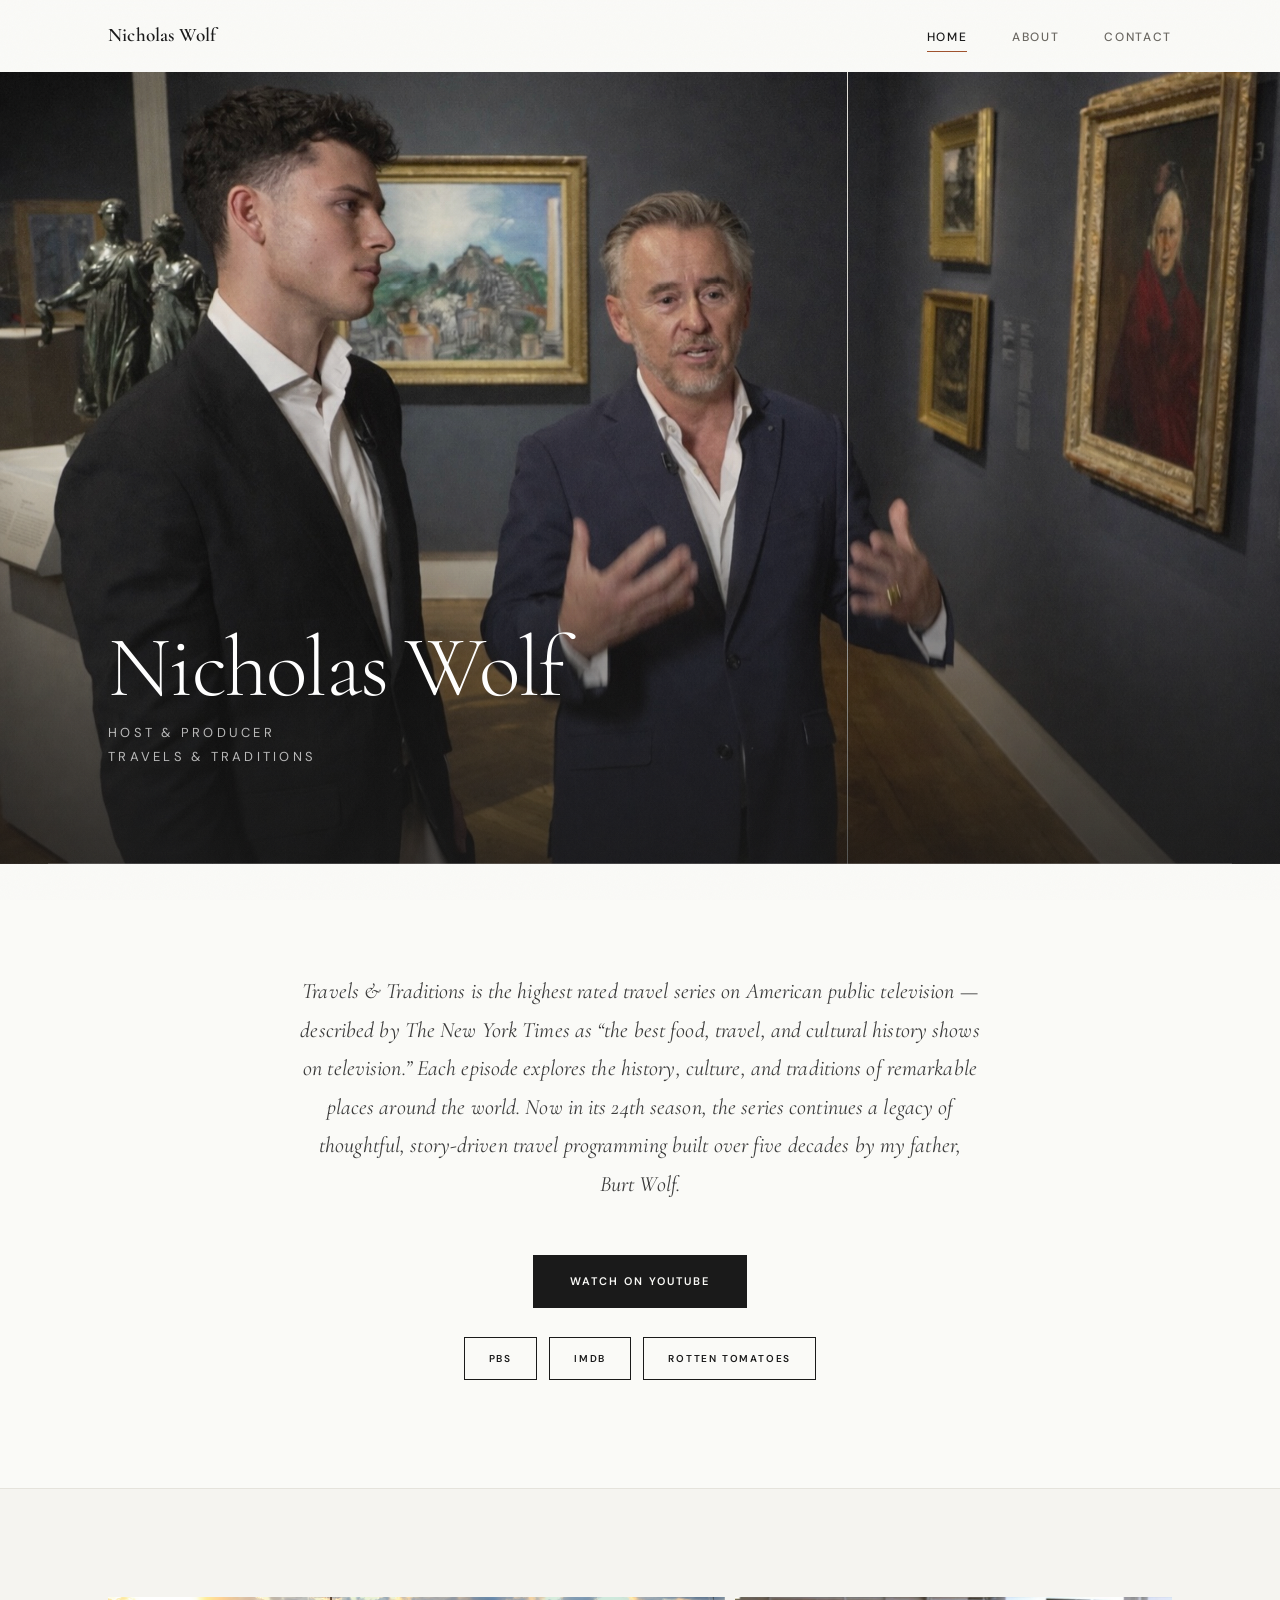
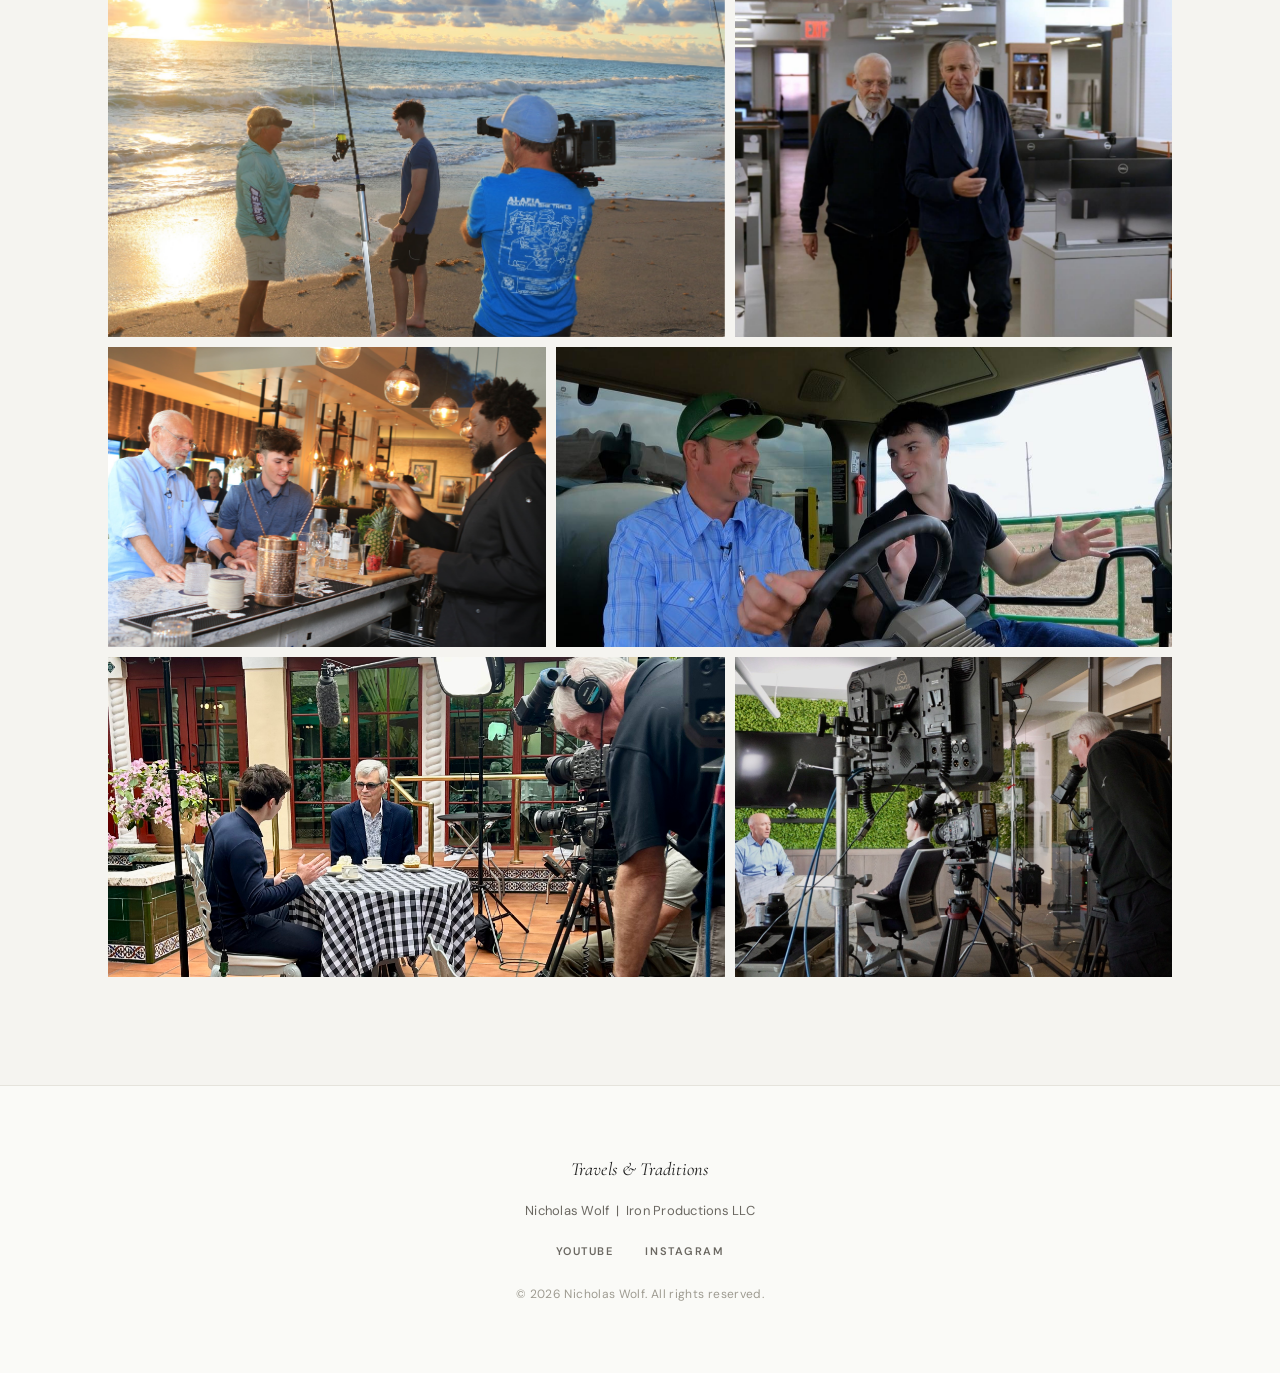
<file: index.html>
<!DOCTYPE html>
<html lang="en">
<head>
  <meta charset="UTF-8">
  <meta name="viewport" content="width=device-width, initial-scale=1.0">
  <title>Nicholas Wolf | Travels & Traditions</title>
  <meta name="description" content="Nicholas Wolf is the host and producer of Travels & Traditions, the highest rated travel series on American public television.">

  <!-- Open Graph -->
  <meta property="og:title" content="Nicholas Wolf | Travels & Traditions">
  <meta property="og:description" content="Host and producer of the highest rated travel series on American public television.">
  <meta property="og:type" content="website">
  <meta property="og:url" content="https://nicholaswolf.com">
  <meta property="og:image" content="images/hero.jpeg">

  <link rel="icon" type="image/png" href="images/favicon.png">
  <link rel="stylesheet" href="css/style.css">
</head>
<body>

  <!-- NAVIGATION -->
  <nav class="nav" id="nav">
    <div class="nav-inner">
      <a href="index.html" class="nav-logo">Nicholas Wolf</a>
      <ul class="nav-links">
        <li><a href="index.html" class="active">Home</a></li>
        <li><a href="about.html">About</a></li>
        <li><a href="contact.html">Contact</a></li>
      </ul>
      <button class="nav-hamburger" id="nav-hamburger" aria-label="Toggle menu">
        <span></span><span></span><span></span>
      </button>
    </div>
    <div class="nav-mobile" id="nav-mobile">
      <a href="index.html">Home</a>
      <a href="about.html">About</a>
      <a href="contact.html">Contact</a>
    </div>
  </nav>

  <!-- HERO -->
  <section class="hero">
    <div class="hero-image">
      <img src="images/hero.jpeg" alt="Nicholas Wolf filming Travels and Traditions" loading="eager">
    </div>
    <div class="hero-overlay"></div>
    <div class="hero-content">
      <h1 class="hero-name">Nicholas Wolf</h1>
      <div class="hero-title">
        <span>Host &amp; Producer</span>
        <span>Travels &amp; Traditions</span>
      </div>
    </div>
  </section>

  <!-- INTRO -->
  <section class="section">
    <div class="container">
      <div class="intro fade-in">
        <p>Travels &amp; Traditions is the highest rated travel series on American public television &mdash; described by The New York Times as &ldquo;the best food, travel, and cultural history shows on television.&rdquo; Each episode explores the history, culture, and traditions of remarkable places around the world. Now in its 24th season, the series continues a legacy of thoughtful, story-driven travel programming built over five decades by my father, Burt Wolf.</p>
      </div>

      <!-- 3 BUTTONS -->
      <div class="cta-group fade-in">
        <div class="cta-primary">
          <a href="https://www.youtube.com/channel/UCIxrzDF35yNosVYippo9-IQ" class="btn btn--filled" target="_blank" rel="noopener">Watch on YouTube</a>
        </div>
        <div class="cta-secondary">
          <a href="https://www.pbs.org/show/travels-traditions-with-burt-wolf-nicholas-wolf/" class="btn btn--small" target="_blank" rel="noopener">PBS</a>
          <a href="https://www.imdb.com/title/tt0849382/" class="btn btn--small" target="_blank" rel="noopener">IMDb</a>
          <a href="https://www.rottentomatoes.com/tv/burt_wolf_travels_and_traditions/s23" class="btn btn--small" target="_blank" rel="noopener">Rotten Tomatoes</a>
        </div>
      </div>
    </div>
  </section>

  <!-- PHOTO GALLERY -->
  <section class="section section--warm section--bordered">
    <div class="container">
      <div class="photo-gallery fade-in">
        <div class="gallery-item" data-caption="On Location — Jupiter, FL">
          <img src="images/IMG_0749.JPG" alt="Filming Travels and Traditions at sunset on the beach" loading="lazy">
        </div>
        <div class="gallery-item" data-caption="Burt Wolf &amp; Ray Dalio">
          <img src="images/ray dalio.jpeg" alt="Burt Wolf with Ray Dalio" loading="lazy">
        </div>
        <div class="gallery-item" data-caption="Behind the Bar">
          <img src="images/IMG_0746.JPG" alt="Burt and Nicholas Wolf at a bar tasting" loading="lazy">
        </div>
        <div class="gallery-item" data-caption="On Location — Heartland">
          <img src="images/John Deere .jpg" alt="Nicholas Wolf on location in a John Deere combine" loading="lazy">
        </div>
        <div class="gallery-item" data-caption="Interview Setup">
          <img src="images/IMG_8211.jpeg" alt="Nicholas Wolf interviewing on location" loading="lazy">
        </div>
        <div class="gallery-item" data-caption="Behind the Scenes">
          <img src="images/bts.jpeg" alt="Behind the scenes filming Travels and Traditions" loading="lazy">
        </div>
      </div>
    </div>
  </section>

  <!-- FOOTER -->
  <footer class="footer">
    <div class="container">
      <p class="footer-show">Travels &amp; Traditions</p>
      <p class="footer-credit">Nicholas Wolf &nbsp;|&nbsp; Iron Productions LLC</p>
      <div class="footer-links">
        <a href="https://www.youtube.com/channel/UCIxrzDF35yNosVYippo9-IQ" target="_blank" rel="noopener">YouTube</a>
        <a href="https://www.instagram.com/nicholaswolftv/" target="_blank" rel="noopener">Instagram</a>
      </div>
      <p class="footer-copyright">&copy; 2026 Nicholas Wolf. All rights reserved.</p>
    </div>
  </footer>

  <script src="js/main.js"></script>
</body>
</html>
</file>
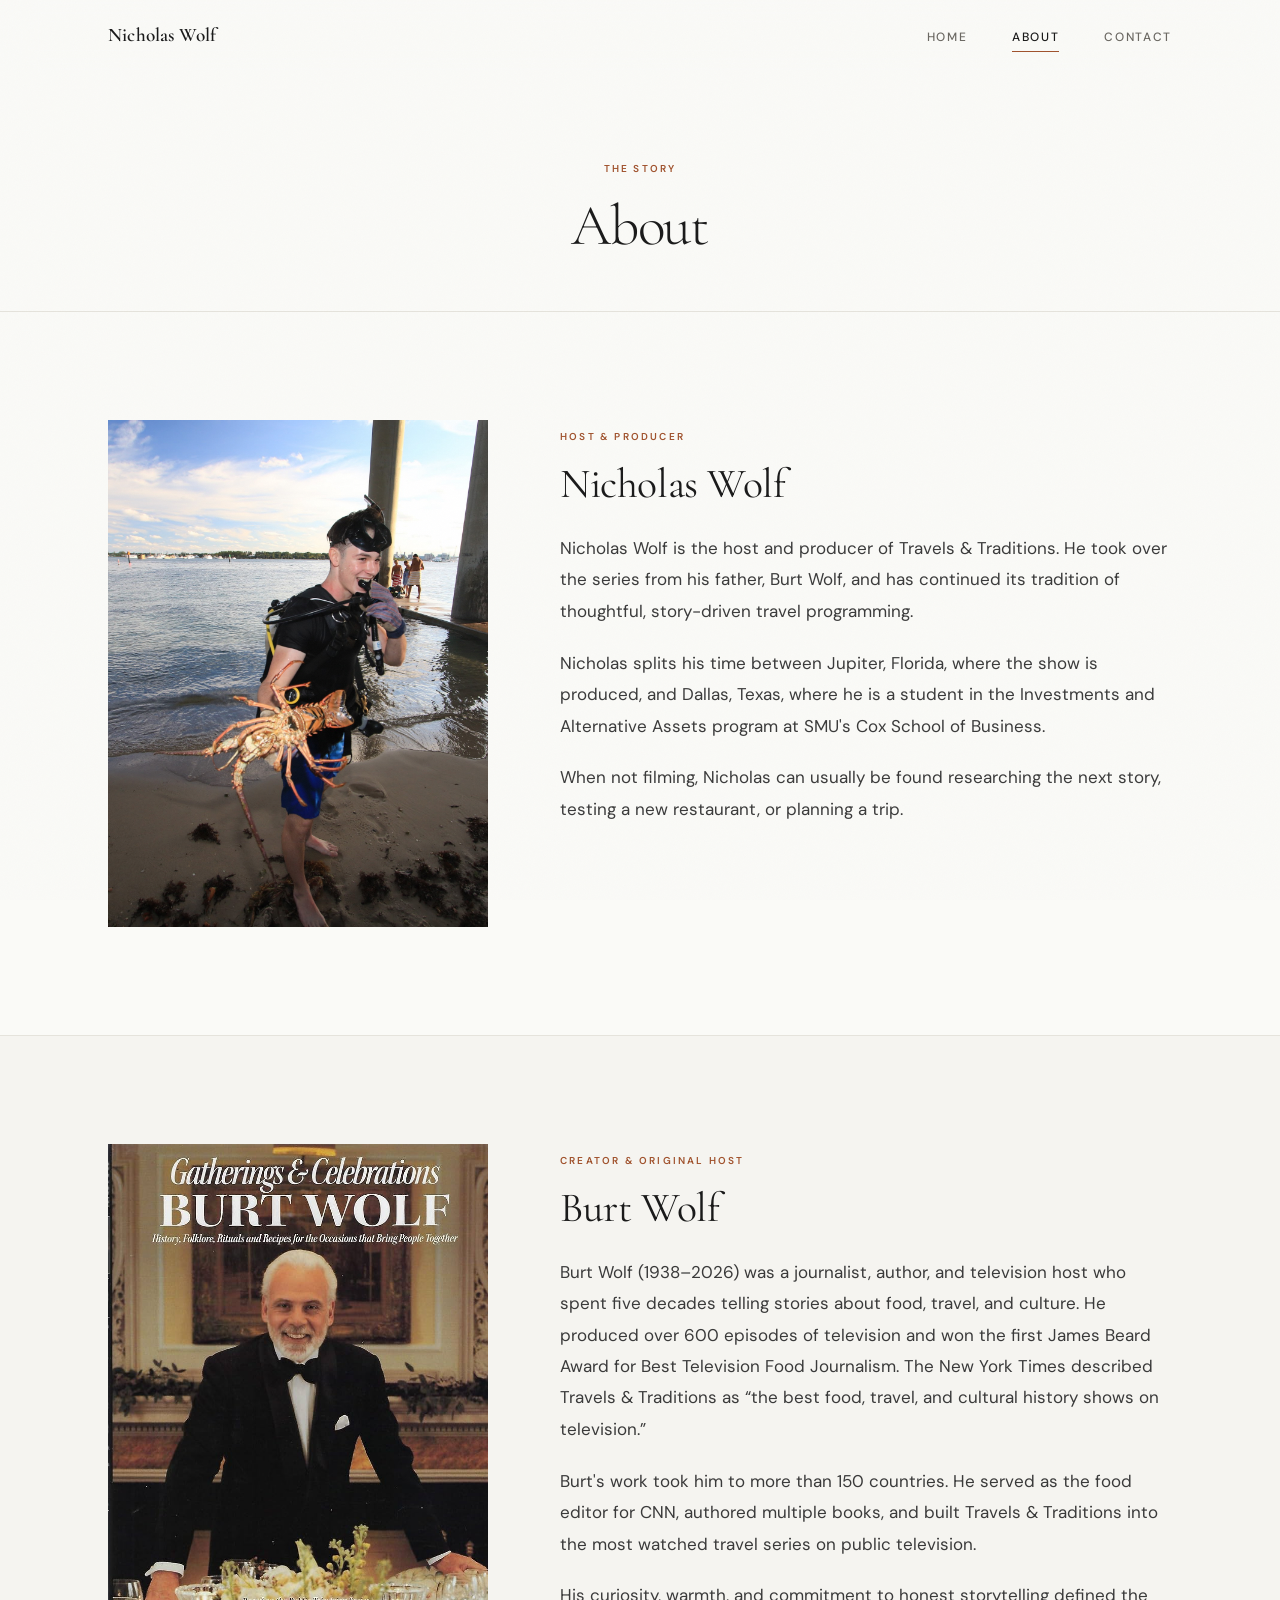
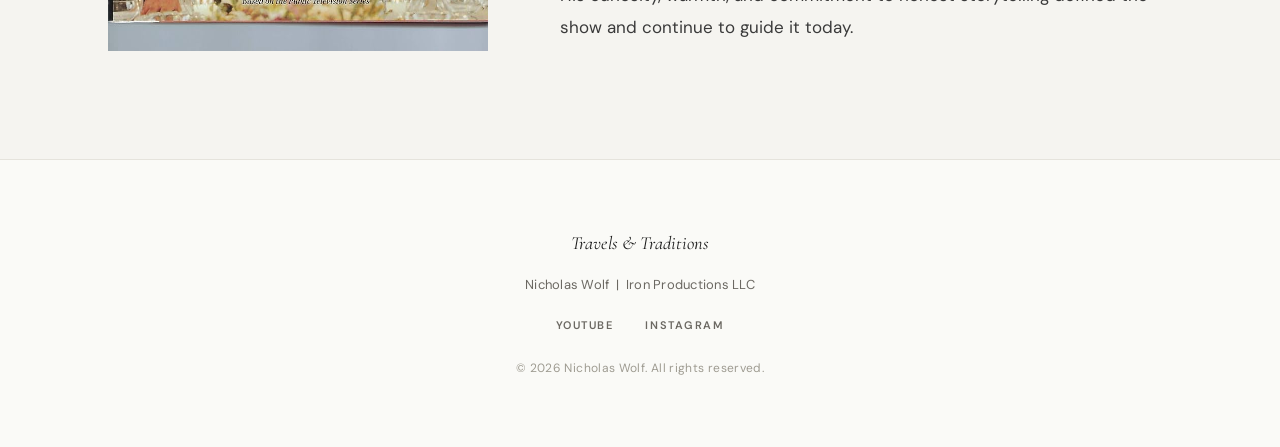
<file: about.html>
<!DOCTYPE html>
<html lang="en">
<head>
  <meta charset="UTF-8">
  <meta name="viewport" content="width=device-width, initial-scale=1.0">
  <title>About | Nicholas Wolf &amp; Burt Wolf</title>
  <meta name="description" content="Learn about Nicholas Wolf, host and producer of Travels & Traditions, and his father Burt Wolf, who created the series.">
  <meta property="og:title" content="About | Nicholas Wolf">
  <meta property="og:description" content="The story behind Travels & Traditions.">
  <meta property="og:type" content="website">
  <meta property="og:url" content="https://nicholaswolf.com/about">
  <link rel="icon" type="image/png" href="images/favicon.png">
  <link rel="stylesheet" href="css/style.css">
</head>
<body>

  <!-- NAVIGATION -->
  <nav class="nav" id="nav">
    <div class="nav-inner">
      <a href="index.html" class="nav-logo">Nicholas Wolf</a>
      <ul class="nav-links">
        <li><a href="index.html">Home</a></li>
        <li><a href="about.html" class="active">About</a></li>
        <li><a href="contact.html">Contact</a></li>
      </ul>
      <button class="nav-hamburger" id="nav-hamburger" aria-label="Toggle menu">
        <span></span><span></span><span></span>
      </button>
    </div>
    <div class="nav-mobile" id="nav-mobile">
      <a href="index.html">Home</a>
      <a href="about.html">About</a>
      <a href="contact.html">Contact</a>
    </div>
  </nav>

  <!-- PAGE HEADER -->
  <header class="page-header">
    <div class="container">
      <div class="section-label">The Story</div>
      <h1>About</h1>
    </div>
  </header>

  <!-- ABOUT NICHOLAS -->
  <section class="section">
    <div class="container">
      <div class="about-section fade-in">
        <div class="about-photo">
          <img src="images/IMG_0744.JPG" alt="Nicholas Wolf lobster diving in Florida" loading="lazy">
        </div>
        <div class="about-text">
          <div class="section-label">Host &amp; Producer</div>
          <h2>Nicholas Wolf</h2>
          <p>Nicholas Wolf is the host and producer of Travels &amp; Traditions. He took over the series from his father, Burt Wolf, and has continued its tradition of thoughtful, story-driven travel programming.</p>
          <p>Nicholas splits his time between Jupiter, Florida, where the show is produced, and Dallas, Texas, where he is a student in the Investments and Alternative Assets program at SMU's Cox School of Business.</p>
          <p>When not filming, Nicholas can usually be found researching the next story, testing a new restaurant, or planning a trip.</p>
        </div>
      </div>
    </div>
  </section>

  <!-- ABOUT BURT -->
  <section class="section section--warm section--bordered">
    <div class="container">
      <div class="about-section fade-in">
        <div class="about-photo">
          <img src="images/Burt Wolf.jpg" alt="Burt Wolf" loading="lazy">
        </div>
        <div class="about-text">
          <div class="section-label">Creator &amp; Original Host</div>
          <h2>Burt Wolf</h2>
          <p>Burt Wolf (1938&ndash;2026) was a journalist, author, and television host who spent five decades telling stories about food, travel, and culture. He produced over 600 episodes of television and won the first James Beard Award for Best Television Food Journalism. The New York Times described Travels &amp; Traditions as &ldquo;the best food, travel, and cultural history shows on television.&rdquo;</p>
          <p>Burt's work took him to more than 150 countries. He served as the food editor for CNN, authored multiple books, and built Travels &amp; Traditions into the most watched travel series on public television.</p>
          <p>His curiosity, warmth, and commitment to honest storytelling defined the show and continue to guide it today.</p>
        </div>
      </div>
    </div>
  </section>

  <!-- FOOTER -->
  <footer class="footer">
    <div class="container">
      <p class="footer-show">Travels &amp; Traditions</p>
      <p class="footer-credit">Nicholas Wolf &nbsp;|&nbsp; Iron Productions LLC</p>
      <div class="footer-links">
        <a href="https://www.youtube.com/channel/UCIxrzDF35yNosVYippo9-IQ" target="_blank" rel="noopener">YouTube</a>
        <a href="https://www.instagram.com/nicholaswolftv/" target="_blank" rel="noopener">Instagram</a>
      </div>
      <p class="footer-copyright">&copy; 2026 Nicholas Wolf. All rights reserved.</p>
    </div>
  </footer>

  <script src="js/main.js"></script>
</body>
</html>
</file>
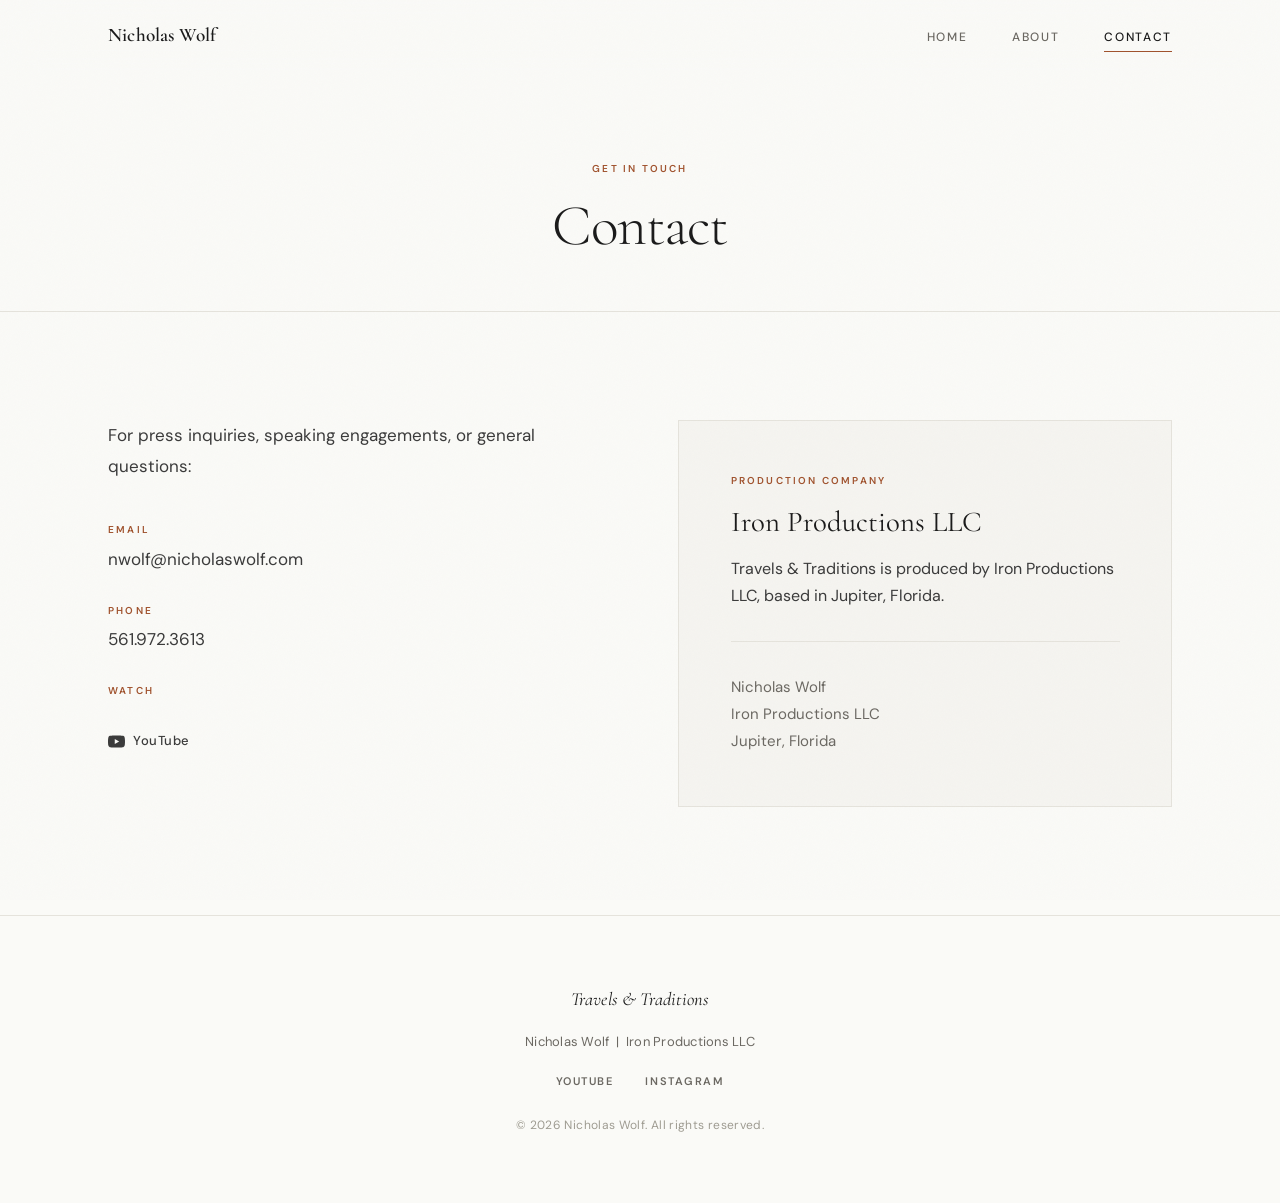
<file: contact.html>
<!DOCTYPE html>
<html lang="en">
<head>
  <meta charset="UTF-8">
  <meta name="viewport" content="width=device-width, initial-scale=1.0">
  <title>Contact | Nicholas Wolf</title>
  <meta name="description" content="Contact Nicholas Wolf, host and producer of Travels & Traditions.">
  <meta property="og:title" content="Contact | Nicholas Wolf">
  <meta property="og:description" content="Press inquiries, speaking engagements, and general questions.">
  <meta property="og:type" content="website">
  <meta property="og:url" content="https://nicholaswolf.com/contact">
  <link rel="icon" type="image/png" href="images/favicon.png">
  <link rel="stylesheet" href="css/style.css">
</head>
<body>

  <!-- NAVIGATION -->
  <nav class="nav" id="nav">
    <div class="nav-inner">
      <a href="index.html" class="nav-logo">Nicholas Wolf</a>
      <ul class="nav-links">
        <li><a href="index.html">Home</a></li>
        <li><a href="about.html">About</a></li>
        <li><a href="contact.html" class="active">Contact</a></li>
      </ul>
      <button class="nav-hamburger" id="nav-hamburger" aria-label="Toggle menu">
        <span></span><span></span><span></span>
      </button>
    </div>
    <div class="nav-mobile" id="nav-mobile">
      <a href="index.html">Home</a>
      <a href="about.html">About</a>
      <a href="contact.html">Contact</a>
    </div>
  </nav>

  <!-- PAGE HEADER -->
  <header class="page-header">
    <div class="container">
      <div class="section-label">Get in Touch</div>
      <h1>Contact</h1>
    </div>
  </header>

  <!-- CONTACT -->
  <section class="section">
    <div class="container">
      <div class="contact-layout">
        <div class="contact-info fade-in">
          <p>For press inquiries, speaking engagements, or general questions:</p>
          <div class="contact-details">
            <div class="contact-detail">
              <div class="contact-detail-label">Email</div>
              <a href="mailto:nwolf@nicholaswolf.com">nwolf@nicholaswolf.com</a>
            </div>
            <div class="contact-detail">
              <div class="contact-detail-label">Phone</div>
              <a href="tel:5619723613">561.972.3613</a>
            </div>
            <div class="contact-detail">
              <div class="contact-detail-label">Watch</div>
              <div class="contact-social">
                <a href="https://www.youtube.com/channel/UCIxrzDF35yNosVYippo9-IQ" target="_blank" rel="noopener">
                  <svg viewBox="0 0 24 24" fill="currentColor" aria-hidden="true"><path d="M23.498 6.186a3.016 3.016 0 0 0-2.122-2.136C19.505 3.545 12 3.545 12 3.545s-7.505 0-9.377.505A3.017 3.017 0 0 0 .502 6.186C0 8.07 0 12 0 12s0 3.93.502 5.814a3.016 3.016 0 0 0 2.122 2.136c1.871.505 9.376.505 9.376.505s7.505 0 9.377-.505a3.015 3.015 0 0 0 2.122-2.136C24 15.93 24 12 24 12s0-3.93-.502-5.814zM9.545 15.568V8.432L15.818 12l-6.273 3.568z"/></svg>
                  YouTube
                </a>
              </div>
            </div>
          </div>
        </div>
        <div class="contact-side fade-in">
          <div class="section-label">Production Company</div>
          <h3>Iron Productions LLC</h3>
          <p>Travels &amp; Traditions is produced by Iron Productions LLC, based in Jupiter, Florida.</p>
          <div class="contact-address">
            <p>Nicholas Wolf<br>Iron Productions LLC<br>Jupiter, Florida</p>
          </div>
        </div>
      </div>
    </div>
  </section>

  <!-- FOOTER -->
  <footer class="footer">
    <div class="container">
      <p class="footer-show">Travels &amp; Traditions</p>
      <p class="footer-credit">Nicholas Wolf &nbsp;|&nbsp; Iron Productions LLC</p>
      <div class="footer-links">
        <a href="https://www.youtube.com/channel/UCIxrzDF35yNosVYippo9-IQ" target="_blank" rel="noopener">YouTube</a>
        <a href="https://www.instagram.com/nicholaswolftv/" target="_blank" rel="noopener">Instagram</a>
      </div>
      <p class="footer-copyright">&copy; 2026 Nicholas Wolf. All rights reserved.</p>
    </div>
  </footer>

  <script src="js/main.js"></script>
</body>
</html>
</file>
<file: css/style.css>
/* ================================================================
   NICHOLAS WOLF - nicholaswolf.com
   Editorial personal site — refined luxury documentary aesthetic
   ================================================================ */

@import url('https://fonts.googleapis.com/css2?family=Cormorant+Garamond:ital,wght@0,300;0,400;0,500;0,600;0,700;1,300;1,400;1,500&family=DM+Sans:ital,wght@0,300;0,400;0,500;0,600;0,700;1,400&display=swap');

/* ----------------------------------------------------------------
   CUSTOM PROPERTIES
   ---------------------------------------------------------------- */
:root {
  --color-cream: #FAFAF7;
  --color-warm-white: #F5F4F0;
  --color-charcoal: #1A1A1A;
  --color-charcoal-light: #3A3A3A;
  --color-charcoal-muted: #6B6862;
  --color-navy: #2C3E50;
  --color-navy-light: #3D5166;
  --color-terracotta: #A0522D;
  --color-terracotta-light: #C4784A;
  --color-border: #E5E3DC;
  --color-border-dark: #D1CFC7;
  --color-placeholder-bg: #E8E6DF;
  --color-placeholder-text: #9E9B91;

  --font-serif: 'Cormorant Garamond', 'Georgia', serif;
  --font-sans: 'DM Sans', 'Helvetica Neue', sans-serif;

  --max-width: 1160px;
  --nav-height: 72px;

  --ease-out-expo: cubic-bezier(0.16, 1, 0.3, 1);
  --ease-out-quart: cubic-bezier(0.25, 1, 0.5, 1);
  --transition-fast: 0.2s ease;
  --transition-smooth: 0.5s var(--ease-out-expo);
}

/* ----------------------------------------------------------------
   RESET & BASE
   ---------------------------------------------------------------- */
*, *::before, *::after {
  margin: 0;
  padding: 0;
  box-sizing: border-box;
}

html {
  scroll-behavior: smooth;
  -webkit-font-smoothing: antialiased;
  -moz-osx-font-smoothing: grayscale;
}

body {
  font-family: var(--font-sans);
  font-size: 17px;
  line-height: 1.7;
  color: var(--color-charcoal);
  background-color: var(--color-cream);
  overflow-x: hidden;
}

/* Subtle film grain overlay for atmosphere */
body::after {
  content: '';
  position: fixed;
  inset: 0;
  pointer-events: none;
  z-index: 9999;
  opacity: 0.025;
  background-image: url("data:image/svg+xml,%3Csvg viewBox='0 0 256 256' xmlns='http://www.w3.org/2000/svg'%3E%3Cfilter id='n'%3E%3CfeTurbulence type='fractalNoise' baseFrequency='0.85' numOctaves='4' stitchTiles='stitch'/%3E%3C/filter%3E%3Crect width='100%25' height='100%25' filter='url(%23n)'/%3E%3C/svg%3E");
  background-size: 200px;
}

img {
  max-width: 100%;
  height: auto;
  display: block;
}

a {
  color: var(--color-navy);
  text-decoration: none;
  transition: color var(--transition-fast);
}

a:hover {
  color: var(--color-terracotta);
}

h1, h2, h3, h4, h5, h6 {
  font-family: var(--font-serif);
  font-weight: 500;
  line-height: 1.15;
  color: var(--color-charcoal);
}

h1 { font-size: clamp(2.4rem, 5vw, 3.6rem); }
h2 { font-size: clamp(1.8rem, 3.5vw, 2.6rem); }
h3 { font-size: clamp(1.4rem, 2.5vw, 1.8rem); }

p + p { margin-top: 1.2em; }

::selection {
  background: var(--color-charcoal);
  color: var(--color-cream);
}

/* ----------------------------------------------------------------
   UTILITY
   ---------------------------------------------------------------- */
.container {
  max-width: var(--max-width);
  margin: 0 auto;
  padding: 0 clamp(24px, 5vw, 48px);
}

.section-label {
  font-family: var(--font-sans);
  font-size: 10px;
  font-weight: 600;
  letter-spacing: 0.22em;
  text-transform: uppercase;
  color: var(--color-terracotta);
  margin-bottom: 1rem;
}

/* ----------------------------------------------------------------
   STAGGERED FADE-IN ANIMATIONS
   ---------------------------------------------------------------- */
.fade-in {
  opacity: 0;
  transform: translateY(28px);
  transition: opacity 0.9s var(--ease-out-expo), transform 0.9s var(--ease-out-expo);
}

.fade-in.visible {
  opacity: 1;
  transform: translateY(0);
}

/* Stagger children inside fade-in containers */
.cta-group.fade-in.visible .btn,
.fade-in.visible .gallery-item {
  opacity: 0;
  animation: stagger-up 0.7s var(--ease-out-expo) forwards;
}

@keyframes stagger-up {
  from { opacity: 0; transform: translateY(16px); }
  to { opacity: 1; transform: translateY(0); }
}

.cta-group.fade-in.visible .cta-primary .btn { animation-delay: 0.05s; }
.cta-group.fade-in.visible .cta-secondary .btn:nth-child(1) { animation-delay: 0.15s; }
.cta-group.fade-in.visible .cta-secondary .btn:nth-child(2) { animation-delay: 0.25s; }
.cta-group.fade-in.visible .cta-secondary .btn:nth-child(3) { animation-delay: 0.35s; }

.fade-in.visible .gallery-item:nth-child(1) { animation-delay: 0.0s; }
.fade-in.visible .gallery-item:nth-child(2) { animation-delay: 0.1s; }
.fade-in.visible .gallery-item:nth-child(3) { animation-delay: 0.2s; }
.fade-in.visible .gallery-item:nth-child(4) { animation-delay: 0.3s; }
.fade-in.visible .gallery-item:nth-child(5) { animation-delay: 0.4s; }
.fade-in.visible .gallery-item:nth-child(6) { animation-delay: 0.5s; }

/* ----------------------------------------------------------------
   NAVIGATION
   ---------------------------------------------------------------- */
.nav {
  position: fixed;
  top: 0;
  left: 0;
  right: 0;
  height: var(--nav-height);
  background: rgba(250, 250, 247, 0.88);
  backdrop-filter: blur(16px) saturate(1.2);
  -webkit-backdrop-filter: blur(16px) saturate(1.2);
  border-bottom: 1px solid transparent;
  z-index: 1000;
  transition: border-color 0.6s ease, box-shadow 0.6s ease;
}

.nav.scrolled {
  border-bottom-color: var(--color-border);
  box-shadow: 0 1px 12px rgba(0, 0, 0, 0.04);
}

.nav-inner {
  max-width: var(--max-width);
  margin: 0 auto;
  padding: 0 clamp(24px, 5vw, 48px);
  height: 100%;
  display: flex;
  align-items: center;
  justify-content: space-between;
}

.nav-logo {
  font-family: var(--font-serif);
  font-size: 1.2rem;
  font-weight: 600;
  color: var(--color-charcoal);
  letter-spacing: 0.01em;
  text-decoration: none;
  transition: color var(--transition-fast);
}

.nav-logo:hover {
  color: var(--color-terracotta);
}

.nav-links {
  display: flex;
  align-items: center;
  gap: 2.8rem;
  list-style: none;
}

.nav-links a {
  font-family: var(--font-sans);
  font-size: 12px;
  font-weight: 500;
  letter-spacing: 0.14em;
  text-transform: uppercase;
  color: var(--color-charcoal-muted);
  text-decoration: none;
  position: relative;
  padding: 4px 0;
  transition: color 0.3s ease;
}

.nav-links a::after {
  content: '';
  position: absolute;
  bottom: -3px;
  left: 50%;
  width: 0;
  height: 1px;
  background: var(--color-terracotta);
  transition: width 0.4s var(--ease-out-expo), left 0.4s var(--ease-out-expo);
}

.nav-links a:hover,
.nav-links a.active {
  color: var(--color-charcoal);
}

.nav-links a:hover::after,
.nav-links a.active::after {
  width: 100%;
  left: 0;
}

/* Hamburger (mobile) */
.nav-hamburger {
  display: none;
  flex-direction: column;
  justify-content: center;
  gap: 5px;
  width: 28px;
  height: 28px;
  cursor: pointer;
  background: none;
  border: none;
  padding: 0;
}

.nav-hamburger span {
  display: block;
  width: 100%;
  height: 1.5px;
  background: var(--color-charcoal);
  transition: transform 0.4s var(--ease-out-expo), opacity 0.2s ease;
  transform-origin: center;
}

.nav-hamburger.open span:nth-child(1) {
  transform: translateY(6.5px) rotate(45deg);
}

.nav-hamburger.open span:nth-child(2) {
  opacity: 0;
}

.nav-hamburger.open span:nth-child(3) {
  transform: translateY(-6.5px) rotate(-45deg);
}

/* Mobile overlay */
.nav-mobile {
  display: none;
  position: fixed;
  top: var(--nav-height);
  left: 0;
  right: 0;
  bottom: 0;
  background: rgba(250, 250, 247, 0.98);
  backdrop-filter: blur(24px);
  -webkit-backdrop-filter: blur(24px);
  z-index: 999;
  flex-direction: column;
  align-items: center;
  justify-content: center;
  gap: 2.5rem;
  opacity: 0;
  pointer-events: none;
  transition: opacity 0.4s var(--ease-out-expo);
}

.nav-mobile.open {
  opacity: 1;
  pointer-events: all;
}

.nav-mobile a {
  font-family: var(--font-serif);
  font-size: 2.2rem;
  font-weight: 400;
  color: var(--color-charcoal);
  text-decoration: none;
  letter-spacing: -0.01em;
  transition: color 0.2s ease;
}

.nav-mobile a:hover {
  color: var(--color-terracotta);
}

/* ----------------------------------------------------------------
   HERO
   ---------------------------------------------------------------- */
.hero {
  position: relative;
  width: 100%;
  height: 88vh;
  min-height: 560px;
  max-height: 940px;
  margin-top: var(--nav-height);
  overflow: hidden;
}

.hero-image {
  width: 100%;
  height: 100%;
  background: var(--color-placeholder-bg);
}

.hero-image img {
  width: 100%;
  height: 100%;
  object-fit: cover;
  animation: hero-zoom 12s ease-out forwards;
}

@keyframes hero-zoom {
  from { transform: scale(1.06); }
  to { transform: scale(1); }
}

.hero-overlay {
  position: absolute;
  inset: 0;
  background: linear-gradient(
    to top,
    rgba(26, 26, 26, 0.72) 0%,
    rgba(26, 26, 26, 0.18) 45%,
    rgba(26, 26, 26, 0.02) 100%
  );
}

.hero-content {
  position: absolute;
  bottom: 0;
  left: 0;
  right: 0;
  padding: clamp(48px, 10vw, 96px) clamp(24px, 5vw, 48px);
  max-width: var(--max-width);
  margin: 0 auto;
}

.hero-name {
  font-family: var(--font-serif);
  font-size: clamp(3rem, 7vw, 5.4rem);
  font-weight: 300;
  color: #fff;
  letter-spacing: -0.02em;
  line-height: 1.05;
  margin-bottom: 0.5rem;
  opacity: 0;
  transform: translateY(20px);
  animation: hero-text-in 1s 0.3s var(--ease-out-expo) forwards;
}

.hero-title {
  font-family: var(--font-sans);
  font-size: clamp(11px, 1.5vw, 13px);
  font-weight: 400;
  letter-spacing: 0.25em;
  text-transform: uppercase;
  color: rgba(255, 255, 255, 0.7);
  line-height: 1.8;
  opacity: 0;
  transform: translateY(12px);
  animation: hero-text-in 1s 0.55s var(--ease-out-expo) forwards;
}

.hero-title span {
  display: block;
}

@keyframes hero-text-in {
  to { opacity: 1; transform: translateY(0); }
}

/* Thin horizontal rule at the hero bottom */
.hero::after {
  content: '';
  position: absolute;
  bottom: 0;
  left: clamp(24px, 5vw, 48px);
  right: clamp(24px, 5vw, 48px);
  height: 1px;
  background: rgba(255, 255, 255, 0.15);
}

/* ----------------------------------------------------------------
   SECTIONS
   ---------------------------------------------------------------- */
.section {
  padding: clamp(64px, 10vw, 108px) 0;
}

.section--bordered {
  border-top: 1px solid var(--color-border);
}

.section--warm {
  background: var(--color-warm-white);
}

.section-header {
  text-align: center;
  margin-bottom: clamp(32px, 5vw, 56px);
}

.section-header h2 {
  margin-top: 0.5rem;
}

/* ----------------------------------------------------------------
   INTRO
   ---------------------------------------------------------------- */
.intro {
  max-width: 680px;
  margin: 0 auto;
  text-align: center;
}

.intro p {
  font-family: var(--font-serif);
  font-size: clamp(19px, 2.2vw, 22px);
  font-weight: 400;
  font-style: italic;
  line-height: 1.75;
  color: var(--color-charcoal-light);
  letter-spacing: 0.005em;
}

/* ----------------------------------------------------------------
   CTA BUTTON GROUP — Two-tier layout
   ---------------------------------------------------------------- */
.cta-group {
  margin-top: clamp(36px, 5vw, 52px);
  text-align: center;
}

.cta-primary {
  margin-bottom: 1.25rem;
}

.cta-secondary {
  display: flex;
  align-items: center;
  justify-content: center;
  gap: 0.75rem;
  flex-wrap: wrap;
}

.btn {
  display: inline-block;
  font-family: var(--font-sans);
  font-size: 11px;
  font-weight: 600;
  letter-spacing: 0.18em;
  text-transform: uppercase;
  padding: 16px 36px;
  border: 1px solid var(--color-charcoal);
  color: var(--color-charcoal);
  background: transparent;
  text-decoration: none;
  position: relative;
  overflow: hidden;
  cursor: pointer;
  transition: color 0.4s ease, border-color 0.4s ease;
}

/* Slide-fill hover effect */
.btn::before {
  content: '';
  position: absolute;
  inset: 0;
  background: var(--color-charcoal);
  transform: scaleX(0);
  transform-origin: left;
  transition: transform 0.45s var(--ease-out-expo);
  z-index: -1;
}

.btn:hover {
  color: var(--color-cream);
  border-color: var(--color-charcoal);
}

.btn:hover::before {
  transform: scaleX(1);
}

.btn--filled {
  background: var(--color-charcoal);
  color: var(--color-cream);
  border-color: var(--color-charcoal);
}

.btn--filled::before {
  background: var(--color-terracotta);
  transform: scaleX(0);
  transform-origin: right;
}

.btn--filled:hover {
  color: var(--color-cream);
  border-color: var(--color-terracotta);
}

.btn--filled:hover::before {
  transform: scaleX(1);
  transform-origin: left;
}

.btn--small {
  font-size: 10px;
  padding: 12px 24px;
}

/* ----------------------------------------------------------------
   PHOTO GALLERY — Editorial bento grid (12-col base)
   ---------------------------------------------------------------- */
.photo-gallery {
  display: grid;
  grid-template-columns: repeat(12, 1fr);
  grid-template-rows: clamp(220px, 28vw, 340px) clamp(200px, 24vw, 300px) clamp(220px, 28vw, 320px);
  gap: clamp(6px, 1vw, 10px);
}

.gallery-item {
  overflow: hidden;
  position: relative;
  background: var(--color-placeholder-bg);
}

/* Row 1: wide left (8 cols), narrow right (4 cols) */
.gallery-item:nth-child(1) { grid-column: 1 / 8; }
.gallery-item:nth-child(2) { grid-column: 8 / 13; }

/* Row 2: FLIP — narrow left (5 cols), wide right (7 cols) */
.gallery-item:nth-child(3) { grid-column: 1 / 6; }
.gallery-item:nth-child(4) { grid-column: 6 / 13; }

/* Row 3: medium-wide left (7 cols), medium-narrow right (5 cols) */
.gallery-item:nth-child(5) { grid-column: 1 / 8; }
.gallery-item:nth-child(6) { grid-column: 8 / 13; }

.gallery-item img {
  width: 100%;
  height: 100%;
  object-fit: cover;
  transition: transform 0.8s var(--ease-out-expo), filter 0.6s ease;
  will-change: transform;
}

.gallery-item:hover img {
  transform: scale(1.04);
}

/* Caption overlay on hover */
.gallery-item::before {
  content: attr(data-caption);
  position: absolute;
  bottom: 0;
  left: 0;
  right: 0;
  padding: 20px 16px 14px;
  font-family: var(--font-sans);
  font-size: 10px;
  font-weight: 500;
  letter-spacing: 0.16em;
  text-transform: uppercase;
  color: rgba(255, 255, 255, 0.9);
  background: linear-gradient(to top, rgba(26, 26, 26, 0.5) 0%, transparent 100%);
  opacity: 0;
  transform: translateY(4px);
  transition: opacity 0.4s ease, transform 0.4s var(--ease-out-expo);
  pointer-events: none;
  z-index: 2;
}

.gallery-item:hover::before {
  opacity: 1;
  transform: translateY(0);
}

/* Subtle dark vignette on hover */
.gallery-item::after {
  content: '';
  position: absolute;
  inset: 0;
  background: linear-gradient(
    to top,
    rgba(26, 26, 26, 0.25) 0%,
    transparent 60%
  );
  opacity: 0;
  transition: opacity 0.5s ease;
  pointer-events: none;
}

.gallery-item:hover::after {
  opacity: 1;
}

/* ----------------------------------------------------------------
   ABOUT PAGE
   ---------------------------------------------------------------- */
.about-section {
  display: grid;
  grid-template-columns: 380px 1fr;
  gap: clamp(40px, 6vw, 72px);
  align-items: start;
}

.about-photo {
  width: 100%;
  aspect-ratio: 3 / 4;
  background: var(--color-placeholder-bg);
  overflow: hidden;
  position: sticky;
  top: calc(var(--nav-height) + 32px);
}

.about-photo img {
  width: 100%;
  height: 100%;
  object-fit: cover;
  transition: transform 0.8s var(--ease-out-expo);
}

.about-photo:hover img {
  transform: scale(1.02);
}

.about-text {
  padding-top: 0.5rem;
}

.about-text h2 {
  margin-bottom: 1.5rem;
  font-weight: 400;
  letter-spacing: -0.01em;
}

.about-text p {
  font-size: 17px;
  line-height: 1.85;
  color: var(--color-charcoal-light);
}

/* ----------------------------------------------------------------
   CONTACT PAGE
   ---------------------------------------------------------------- */
.contact-layout {
  display: grid;
  grid-template-columns: 1fr 1fr;
  gap: clamp(40px, 6vw, 80px);
  align-items: start;
}

.contact-info p {
  font-size: 17px;
  line-height: 1.8;
  color: var(--color-charcoal-light);
}

.contact-details {
  margin-top: 2.5rem;
}

.contact-detail {
  margin-bottom: 1.75rem;
}

.contact-detail-label {
  font-family: var(--font-sans);
  font-size: 10px;
  font-weight: 600;
  letter-spacing: 0.22em;
  text-transform: uppercase;
  color: var(--color-terracotta);
  margin-bottom: 0.4rem;
}

.contact-detail a,
.contact-detail p {
  font-size: 17px;
  line-height: 1.6;
  color: var(--color-charcoal-light);
}

.contact-detail a:hover {
  color: var(--color-terracotta);
}

.contact-social {
  display: flex;
  gap: 1.5rem;
  margin-top: 2rem;
}

.contact-social a {
  display: flex;
  align-items: center;
  gap: 0.5rem;
  font-size: 13px;
  font-weight: 500;
  letter-spacing: 0.04em;
  color: var(--color-charcoal-light);
  transition: color 0.2s ease;
}

.contact-social a:hover {
  color: var(--color-terracotta);
}

.contact-social svg {
  width: 17px;
  height: 17px;
}

.contact-side {
  padding: clamp(36px, 4vw, 52px);
  background: var(--color-warm-white);
  border: 1px solid var(--color-border);
}

.contact-side h3 {
  margin-bottom: 1rem;
  font-weight: 400;
}

.contact-side p {
  font-size: 16px;
  line-height: 1.7;
  color: var(--color-charcoal-light);
}

.contact-address {
  margin-top: 2rem;
  padding-top: 2rem;
  border-top: 1px solid var(--color-border);
}

.contact-address p {
  font-size: 15px;
  line-height: 1.8;
  color: var(--color-charcoal-muted);
}

/* ----------------------------------------------------------------
   PAGE HEADER (non-home pages)
   ---------------------------------------------------------------- */
.page-header {
  margin-top: var(--nav-height);
  padding: clamp(56px, 9vw, 88px) 0 clamp(36px, 5vw, 52px);
  text-align: center;
  border-bottom: 1px solid var(--color-border);
}

.page-header h1 {
  font-weight: 300;
  letter-spacing: -0.02em;
}

.page-header .subtitle {
  font-family: var(--font-sans);
  font-size: 14px;
  color: var(--color-charcoal-muted);
  margin-top: 0.75rem;
  line-height: 1.6;
  letter-spacing: 0.02em;
}

/* ----------------------------------------------------------------
   FOOTER
   ---------------------------------------------------------------- */
.footer {
  border-top: 1px solid var(--color-border);
  padding: clamp(48px, 7vw, 68px) 0;
  text-align: center;
}

.footer-show {
  font-family: var(--font-serif);
  font-size: 1.15rem;
  font-weight: 400;
  font-style: italic;
  color: var(--color-charcoal);
  margin-bottom: 0.6rem;
  letter-spacing: 0.01em;
}

.footer-credit {
  font-size: 13px;
  color: var(--color-charcoal-muted);
  margin-bottom: 1.2rem;
  letter-spacing: 0.02em;
}

.footer-links {
  display: flex;
  align-items: center;
  justify-content: center;
  gap: 2rem;
  margin-bottom: 1.5rem;
}

.footer-links a {
  font-size: 11px;
  font-weight: 600;
  letter-spacing: 0.14em;
  text-transform: uppercase;
  color: var(--color-charcoal-muted);
  transition: color 0.2s ease;
}

.footer-links a:hover {
  color: var(--color-terracotta);
}

.footer-copyright {
  font-size: 12px;
  color: var(--color-placeholder-text);
  letter-spacing: 0.03em;
}

/* ----------------------------------------------------------------
   RESPONSIVE: TABLET
   ---------------------------------------------------------------- */
@media (max-width: 900px) {
  .photo-gallery {
    grid-template-columns: 1fr 1fr;
    grid-template-rows: 240px 240px 240px;
  }

  .gallery-item:nth-child(1),
  .gallery-item:nth-child(2),
  .gallery-item:nth-child(3),
  .gallery-item:nth-child(4),
  .gallery-item:nth-child(5),
  .gallery-item:nth-child(6) {
    grid-column: auto;
  }

  .about-section {
    grid-template-columns: 280px 1fr;
    gap: 32px;
  }

  .about-photo {
    position: static;
  }

  .contact-layout {
    grid-template-columns: 1fr;
  }

  .contact-side {
    order: -1;
  }
}

/* ----------------------------------------------------------------
   RESPONSIVE: MOBILE
   ---------------------------------------------------------------- */
@media (max-width: 640px) {
  :root {
    --nav-height: 60px;
  }

  body {
    font-size: 16px;
  }

  .nav-links {
    display: none;
  }

  .nav-hamburger {
    display: flex;
  }

  .nav-mobile {
    display: flex;
  }

  .hero {
    height: 75vh;
    min-height: 440px;
  }

  .hero-content {
    padding: 36px clamp(24px, 5vw, 48px);
  }

  .hero-name {
    font-size: clamp(2.6rem, 10vw, 3.4rem);
  }

  .intro p {
    font-size: 18px;
  }

  .photo-gallery {
    grid-template-columns: 1fr;
  }

  .gallery-item:nth-child(1),
  .gallery-item:nth-child(2),
  .gallery-item:nth-child(3),
  .gallery-item:nth-child(4),
  .gallery-item:nth-child(5),
  .gallery-item:nth-child(6) {
    aspect-ratio: 16 / 9;
  }

  .cta-primary .btn {
    width: 100%;
  }

  .cta-secondary {
    flex-direction: column;
    gap: 0.6rem !important;
  }

  .cta-secondary .btn {
    width: 100%;
    text-align: center;
  }

  .about-section {
    grid-template-columns: 1fr;
  }

  .about-photo {
    max-width: 320px;
  }

  .contact-social {
    flex-direction: column;
    gap: 1rem;
  }
}
</file>
